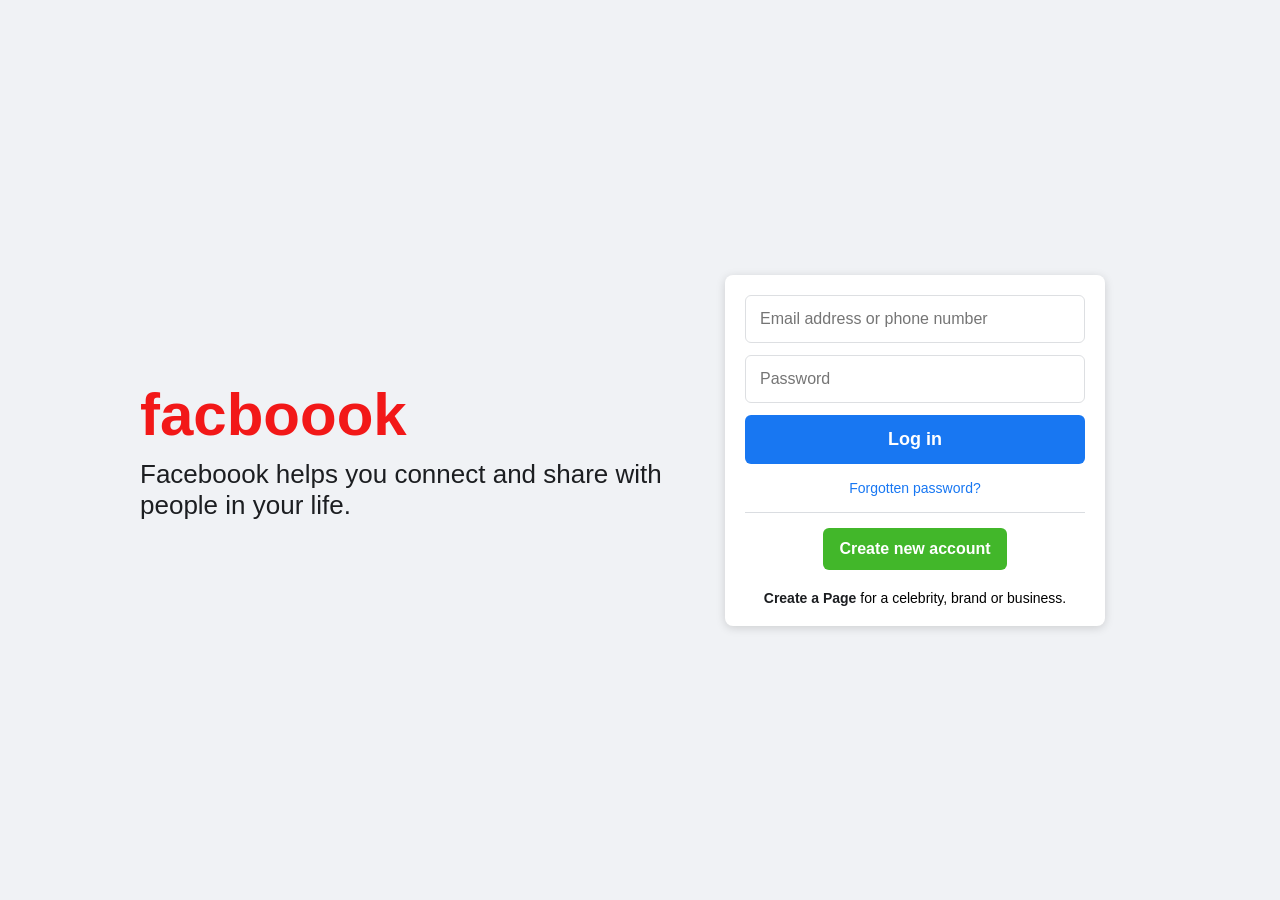
<file: index.html>
<!DOCTYPE html>
<html lang="en">
<head>
    <meta charset="UTF-8">
    <meta name="viewport" content="width=device-width, initial-scale=1.0">
    <title>Facebook login Page</title>
<link rel="stylesheet" href="style/style.css">
</head>
<body>
<div class="main">
  <div class="container">
   
    <div class="left">
      <h1>facboook</h1>
      <p>Faceboook helps you connect and share with people in your life.</p>
    </div>

    <div class="right">
      <div class="login-box">
        <input type="text" id="email" placeholder="Email address or phone number">
        <input type="password" id="password" placeholder="Password">
      <button class="login-btn" id="login-btn" onclick="validateform()">Log in</button>

        <div class="forgot">
          <a href="#">Forgotten password?</a>
        </div>

        <div class="line"></div>

        <div class="create-btn">
         <a href="newaccount.html"> <button> Create new account</button> </a>
        </div>

        <div class="footer-text">
          <p><strong>Create a Page</strong> for a celebrity, brand or business.</p>
        </div>
      </div>
    </div>
  </div>
</div>

<script src="js folder/app.js"></script>
</body>
</html>

</body>
</html>
</file>
<file: style/style.css>
*{
  margin:0;
  padding:0;
  box-sizing:border-box;
  font-family: Arial, Helvetica, sans-serif;
}
body{
  background:#f0f2f5;
}
.main{
  display:flex;
  justify-content:center;
  align-items:center;
  min-height:100vh;
}
.container{
  display:flex;
  justify-content:space-between;
  align-items:center;
  width:1000px;
}
.left{
  width:55%;
}
.left h1{
  color:#f21818;
  font-size:60px;
  font-weight:700;
}
.left p{
  font-size:26px;
  margin-top:10px;
  color:#1c1e21;
}
.right{
  width:45%;
  display:flex;
  justify-content:center;
}
.login-box{
  background:#fff;
  width:380px;
  padding:20px;
  border-radius:8px;
  box-shadow:0 2px 10px rgba(0,0,0,0.15);
}
.login-box input{
  width:100%;
  padding:14px;
  margin-bottom:12px;
  border:1px solid #dddfe2;
  border-radius:6px;
  font-size:16px;
}
.login-box input:focus{
  outline:none;
  border-color:#1877f2;
}
.login-btn{
  width:100%;
  padding:14px;
  background:#1877f2;
  color:#fff;
  border:none;
  border-radius:6px;
  font-size:18px;
  font-weight:600;
  cursor:pointer;
}
.login-btn:hover{background:#166fe5;}
.forgot{
  text-align:center;
  margin:15px 0;
}
.forgot a{
  color:#1877f2;
  text-decoration:none;
  font-size:14px;
}
.line{
  height:1px;
  background:#dadde1;
  margin:15px 0;
}
.create-btn{
  display:flex;
  justify-content:center;
}
.create-btn button{
  background:#42b72a;
  color:#fff;
  border:none;
  padding:12px 16px;
  font-size:16px;
  font-weight:600;
  border-radius:6px;
  cursor:pointer;
}
.create-btn button:hover{background:#36a420;}
.footer-text{
  text-align:center;
  font-size:14px;
  margin-top:20px;
}
.footer-text strong{color:#1c1e21;}


@media screen and (max-width: 1024px) {
.container{
 display:flex;
  justify-content:space-between;
  align-items:center;
  width:800px;
  padding: 50px;
}
  .left{
  width:55%;
}
.right{
  width:45%;
  display:flex;
  justify-content:center;
}
}


@media screen and (max-width: 678px) {
.container{
 display:flex;
  justify-content:center;
  align-items:center;
  width:700px;
}
  .left{
  width:45%;
}
.right{
  width:45%;
  display:flex;
  justify-content:center;
}
.left h1{
  color:#1877f2;
  font-size:40px;
  font-weight:600;
}
.left p{
  font-size:20px;
  margin-top:10px;
  color:#1c1e21;
}
}

@media screen and (max-width: 504px) {

.container{
  display:flex;
  flex-direction:column;
  width:70%;
  margin:0;
  padding:0;
}

.left,
.right{
  width:100%;
  display:flex;
  justify-content:center;
  text-align:center;
  padding: 10px 0 10px 0;
}

.left p{
  display:none;
}

.login-box{
  width:90%;
}

.main{
  display:flex;
  justify-content:center;
  align-items:center;
}
.login-box input {
    width: 100%;
    padding: 12px;
    margin-bottom: 12px;
    border: 1px solid #dddfe2;
    border-radius: 6px;
    font-size: 12px;
}

}
</file>
